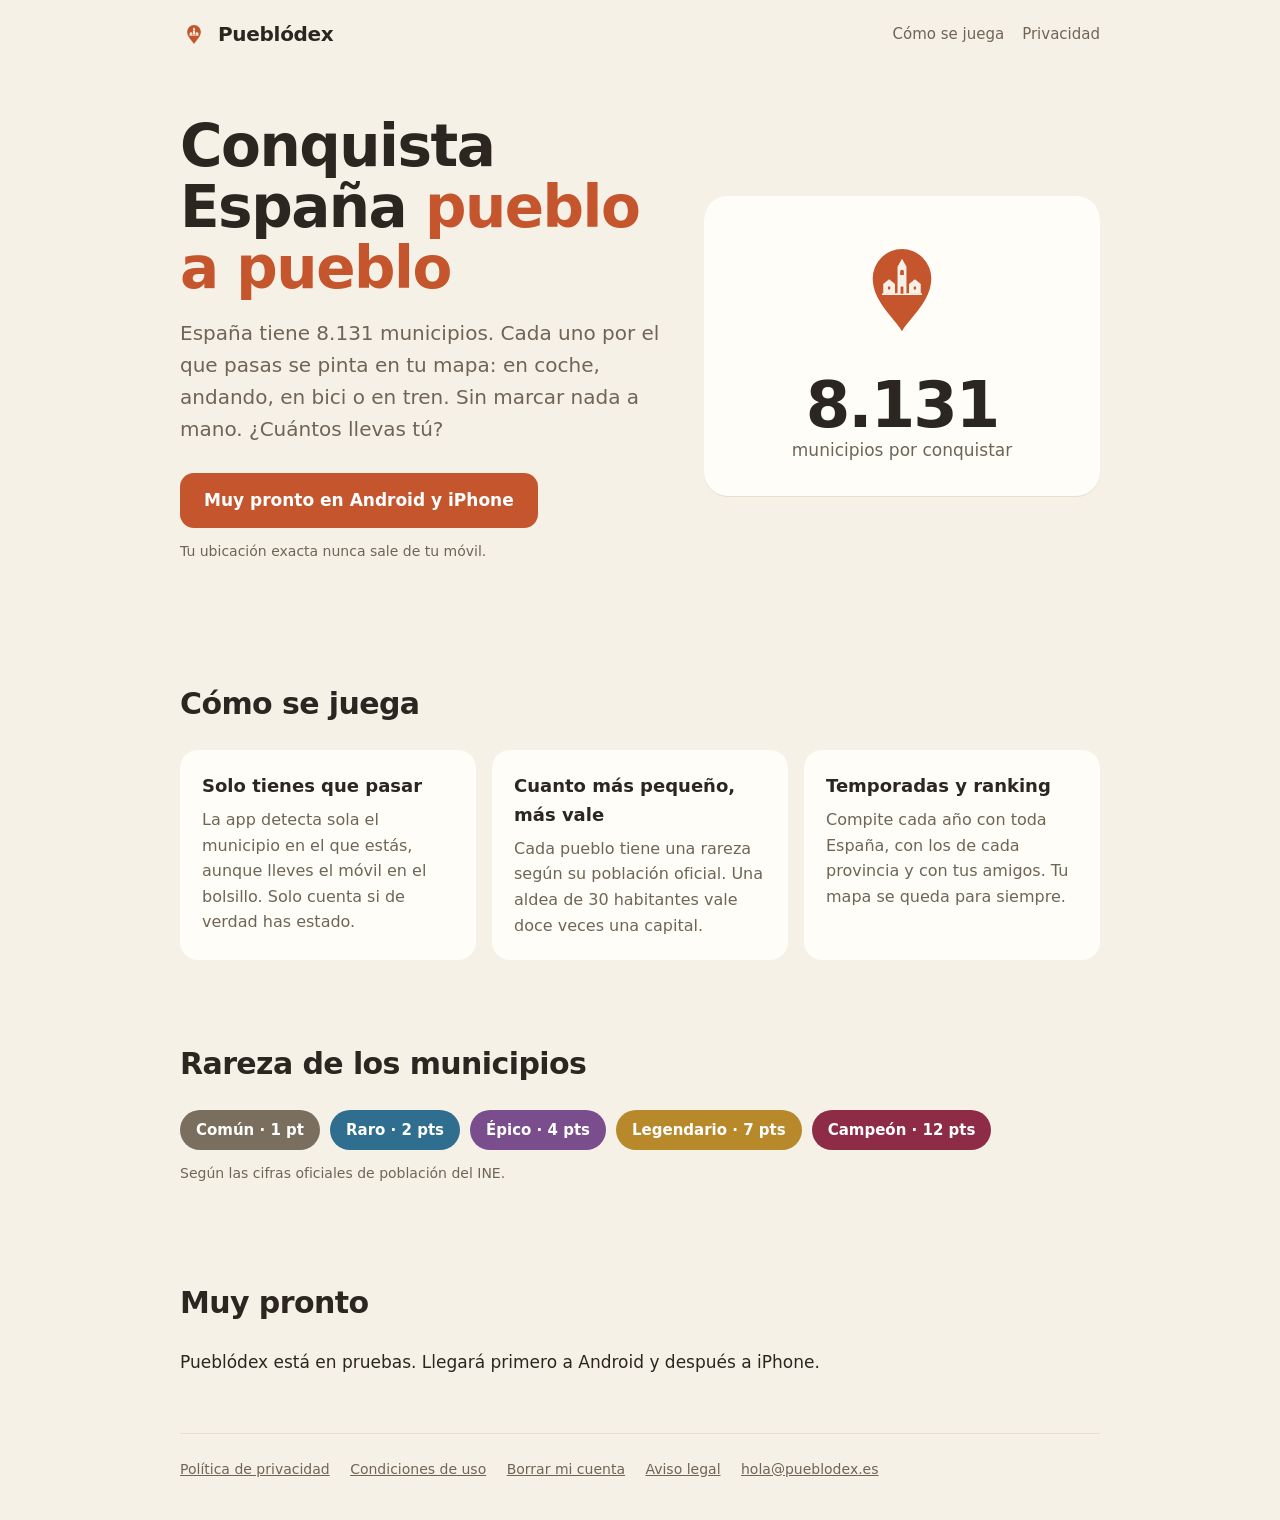
<file: index.html>
<!doctype html>
<html lang="es">
<head>
  <meta charset="utf-8">
  <meta name="viewport" content="width=device-width, initial-scale=1">
  <title>Pueblódex · Conquista los 8.131 municipios de España</title>
  <meta name="description" content="Pueblódex es el juego en el que conquistas los municipios de España solo con pasar por ellos. Rareza, insignias, temporadas y ranking con tus amigos.">
  <meta property="og:title" content="Pueblódex">
  <meta property="og:description" content="Conquista los 8.131 municipios de España solo con pasar por ellos. ¿Cuántos llevas tú?">
  <meta property="og:image" content="https://pueblodex.es/apple-touch-icon.png">
  <link rel="icon" href="favicon.png">
  <link rel="apple-touch-icon" href="apple-touch-icon.png">
  <link rel="stylesheet" href="estilos.css">
</head>
<body>
  <div class="envoltura">
    <header class="barra">
      <a class="marca" href="/"><img src="pin.svg" alt="">Pueblódex</a>
      <nav><a href="#como">Cómo se juega</a><a href="privacidad.html">Privacidad</a></nav>
    </header>

    <main>
      <div class="portada">
        <div>
          <h1>Conquista España <em>pueblo a pueblo</em></h1>
          <p class="entrada">España tiene 8.131 municipios. Cada uno por el que pasas se pinta en tu mapa: en coche, andando, en bici o en tren. Sin marcar nada a mano. ¿Cuántos llevas tú?</p>
          <a class="boton" href="#descargar">Muy pronto en Android y iPhone</a>
          <p class="nota">Tu ubicación exacta nunca sale de tu móvil.</p>
        </div>
        <div class="cifra">
          <img src="pin.svg" alt="Icono de Pueblódex">
          <div class="num">8.131</div>
          <div class="de">municipios por conquistar</div>
        </div>
      </div>

      <section id="como">
        <h2>Cómo se juega</h2>
        <div class="rejilla">
          <div class="caja"><h3>Solo tienes que pasar</h3><p>La app detecta sola el municipio en el que estás, aunque lleves el móvil en el bolsillo. Solo cuenta si de verdad has estado.</p></div>
          <div class="caja"><h3>Cuanto más pequeño, más vale</h3><p>Cada pueblo tiene una rareza según su población oficial. Una aldea de 30 habitantes vale doce veces una capital.</p></div>
          <div class="caja"><h3>Temporadas y ranking</h3><p>Compite cada año con toda España, con los de cada provincia y con tus amigos. Tu mapa se queda para siempre.</p></div>
        </div>
      </section>

      <section>
        <h2>Rareza de los municipios</h2>
        <div class="niveles">
          <span class="nivel" style="background:#7a6f5e">Común · 1 pt</span>
          <span class="nivel" style="background:#2f6e8e">Raro · 2 pts</span>
          <span class="nivel" style="background:#7a4e8c">Épico · 4 pts</span>
          <span class="nivel" style="background:#b8892b">Legendario · 7 pts</span>
          <span class="nivel" style="background:#8e2c48">Campeón · 12 pts</span>
        </div>
        <p class="nota">Según las cifras oficiales de población del INE.</p>
      </section>

      <section id="descargar">
        <h2>Muy pronto</h2>
        <p>Pueblódex está en pruebas. Llegará primero a Android y después a iPhone.</p>
      </section>
    </main>

    <footer>
      <a href="privacidad.html">Política de privacidad</a>
      <a href="condiciones.html">Condiciones de uso</a>
      <a href="borrar-cuenta.html">Borrar mi cuenta</a>
      <a href="aviso-legal.html">Aviso legal</a>
      <a href="mailto:hola@pueblodex.es">hola@pueblodex.es</a>
    </footer>
  </div>
</body>
</html>
</file>
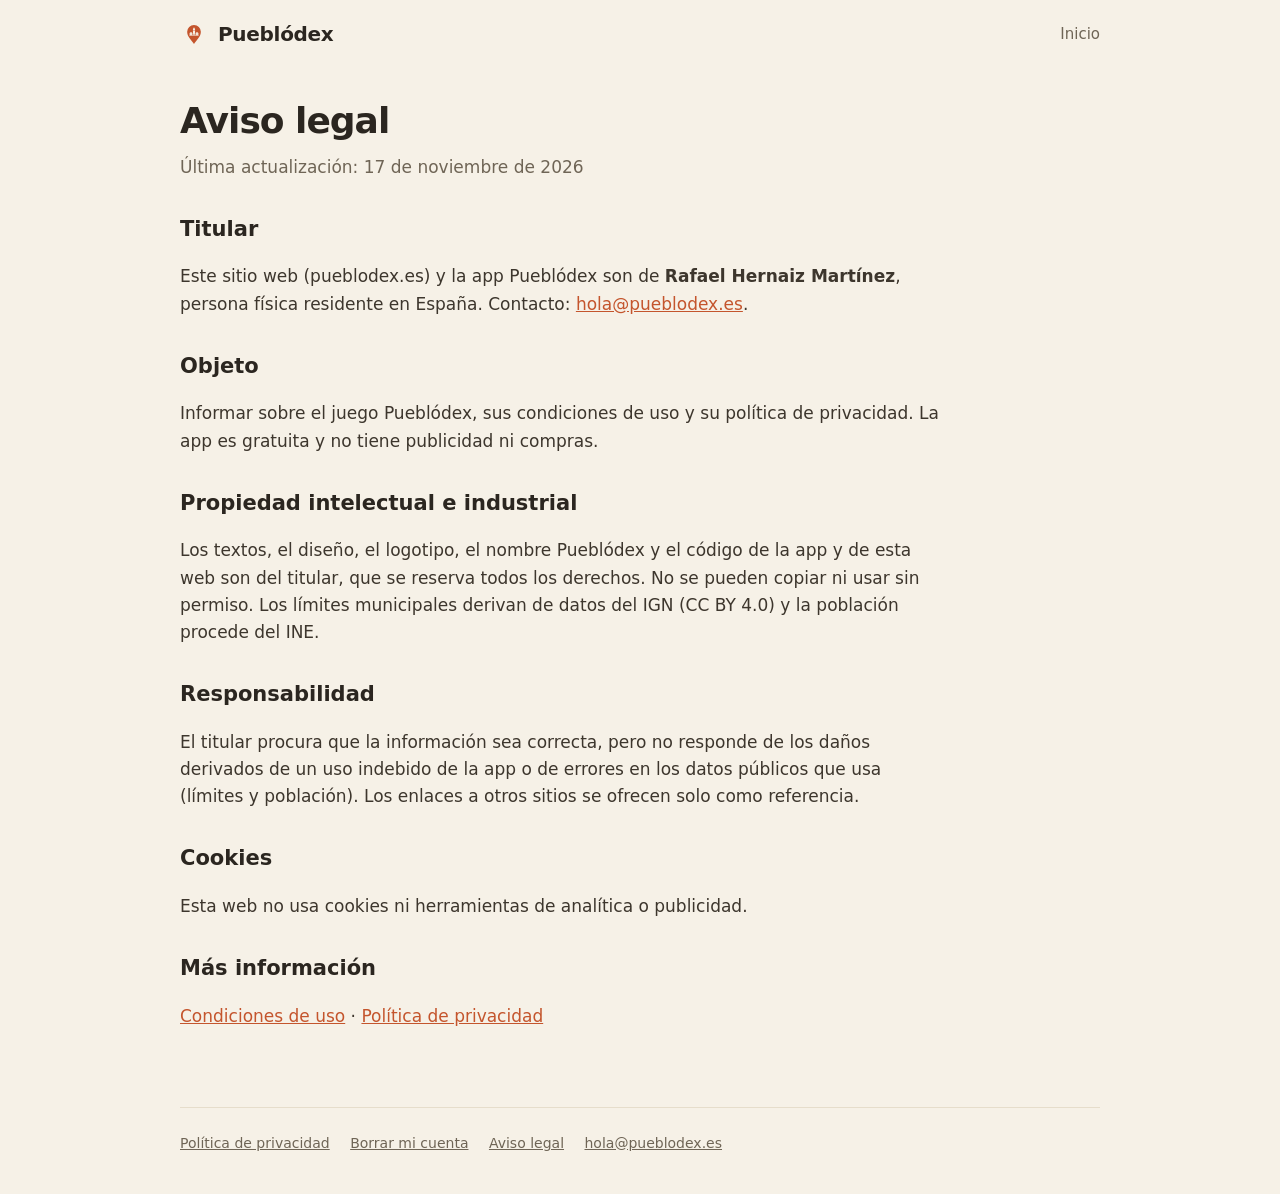
<file: aviso-legal.html>
<!doctype html>
<html lang="es">
<head>
  <meta charset="utf-8">
  <meta name="viewport" content="width=device-width, initial-scale=1">
  <title>Aviso legal · Pueblódex</title>
  <link rel="icon" href="favicon.png">
  <link rel="stylesheet" href="estilos.css">
</head>
<body>
  <div class="envoltura">
    <header class="barra">
      <a class="marca" href="/"><img src="pin.svg" alt="">Pueblódex</a>
      <nav><a href="/">Inicio</a></nav>
    </header>
    <main class="legal">
      <h1>Aviso legal</h1>
      <p class="fecha">Última actualización: 17 de noviembre de 2026</p>
      <h2>Titular</h2>
      <p>Este sitio web (pueblodex.es) y la app Pueblódex son de <strong>Rafael Hernaiz Martínez</strong>, persona física residente en España. Contacto: <a href="mailto:hola@pueblodex.es">hola@pueblodex.es</a>.</p>
      <h2>Objeto</h2>
      <p>Informar sobre el juego Pueblódex, sus condiciones de uso y su política de privacidad. La app es gratuita y no tiene publicidad ni compras.</p>
      <h2>Propiedad intelectual e industrial</h2>
      <p>Los textos, el diseño, el logotipo, el nombre Pueblódex y el código de la app y de esta web son del titular, que se reserva todos los derechos. No se pueden copiar ni usar sin permiso. Los límites municipales derivan de datos del IGN (CC BY 4.0) y la población procede del INE.</p>
      <h2>Responsabilidad</h2>
      <p>El titular procura que la información sea correcta, pero no responde de los daños derivados de un uso indebido de la app o de errores en los datos públicos que usa (límites y población). Los enlaces a otros sitios se ofrecen solo como referencia.</p>
      <h2>Cookies</h2>
      <p>Esta web no usa cookies ni herramientas de analítica o publicidad.</p>
      <h2>Más información</h2>
      <p><a href="condiciones.html">Condiciones de uso</a> · <a href="privacidad.html">Política de privacidad</a></p>
    </main>
    <footer>
      <a href="privacidad.html">Política de privacidad</a>
      <a href="borrar-cuenta.html">Borrar mi cuenta</a>
      <a href="aviso-legal.html">Aviso legal</a>
      <a href="mailto:hola@pueblodex.es">hola@pueblodex.es</a>
    </footer>
  </div>
</body>
</html>
</file>
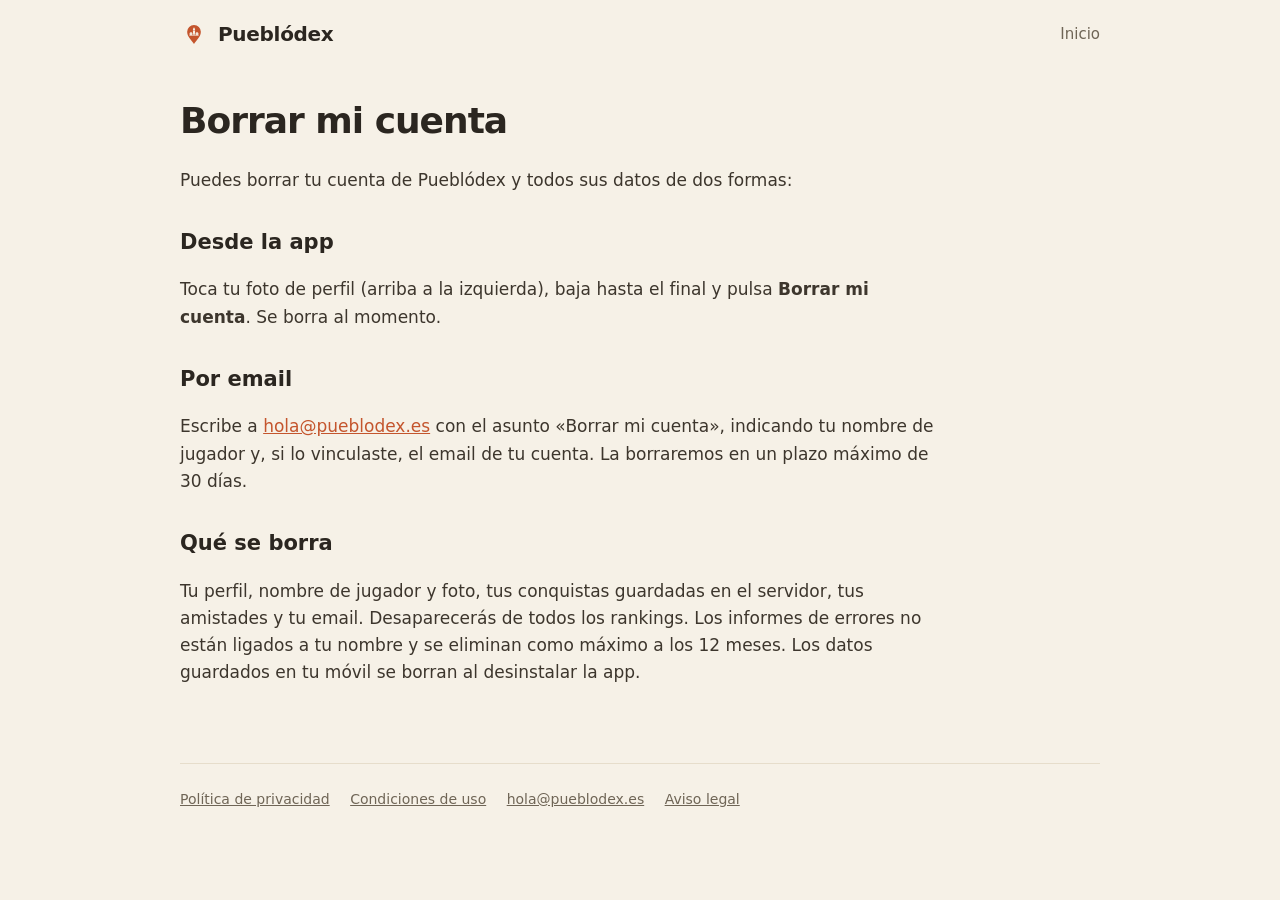
<file: borrar-cuenta.html>
<!doctype html>
<html lang="es">
<head>
  <meta charset="utf-8">
  <meta name="viewport" content="width=device-width, initial-scale=1">
  <title>Borrar mi cuenta · Pueblódex</title>
  <link rel="icon" href="favicon.png">
  <link rel="stylesheet" href="estilos.css">
</head>
<body>
  <div class="envoltura">
    <header class="barra">
      <a class="marca" href="/"><img src="pin.svg" alt="">Pueblódex</a>
      <nav><a href="/">Inicio</a></nav>
    </header>
    <main class="legal">
      <h1>Borrar mi cuenta</h1>
      <p>Puedes borrar tu cuenta de Pueblódex y todos sus datos de dos formas:</p>
      <h2>Desde la app</h2>
      <p>Toca tu foto de perfil (arriba a la izquierda), baja hasta el final y pulsa <strong>Borrar mi cuenta</strong>. Se borra al momento.</p>
      <h2>Por email</h2>
      <p>Escribe a <a href="mailto:hola@pueblodex.es?subject=Borrar%20mi%20cuenta">hola@pueblodex.es</a> con el asunto «Borrar mi cuenta», indicando tu nombre de jugador y, si lo vinculaste, el email de tu cuenta. La borraremos en un plazo máximo de 30 días.</p>
      <h2>Qué se borra</h2>
      <p>Tu perfil, nombre de jugador y foto, tus conquistas guardadas en el servidor, tus amistades y tu email. Desaparecerás de todos los rankings. Los informes de errores no están ligados a tu nombre y se eliminan como máximo a los 12 meses. Los datos guardados en tu móvil se borran al desinstalar la app.</p>
    </main>
    <footer>
      <a href="privacidad.html">Política de privacidad</a>
      <a href="condiciones.html">Condiciones de uso</a>
      <a href="mailto:hola@pueblodex.es">hola@pueblodex.es</a>
      <a href="aviso-legal.html">Aviso legal</a>
    </footer>
  </div>
</body>
</html>
</file>
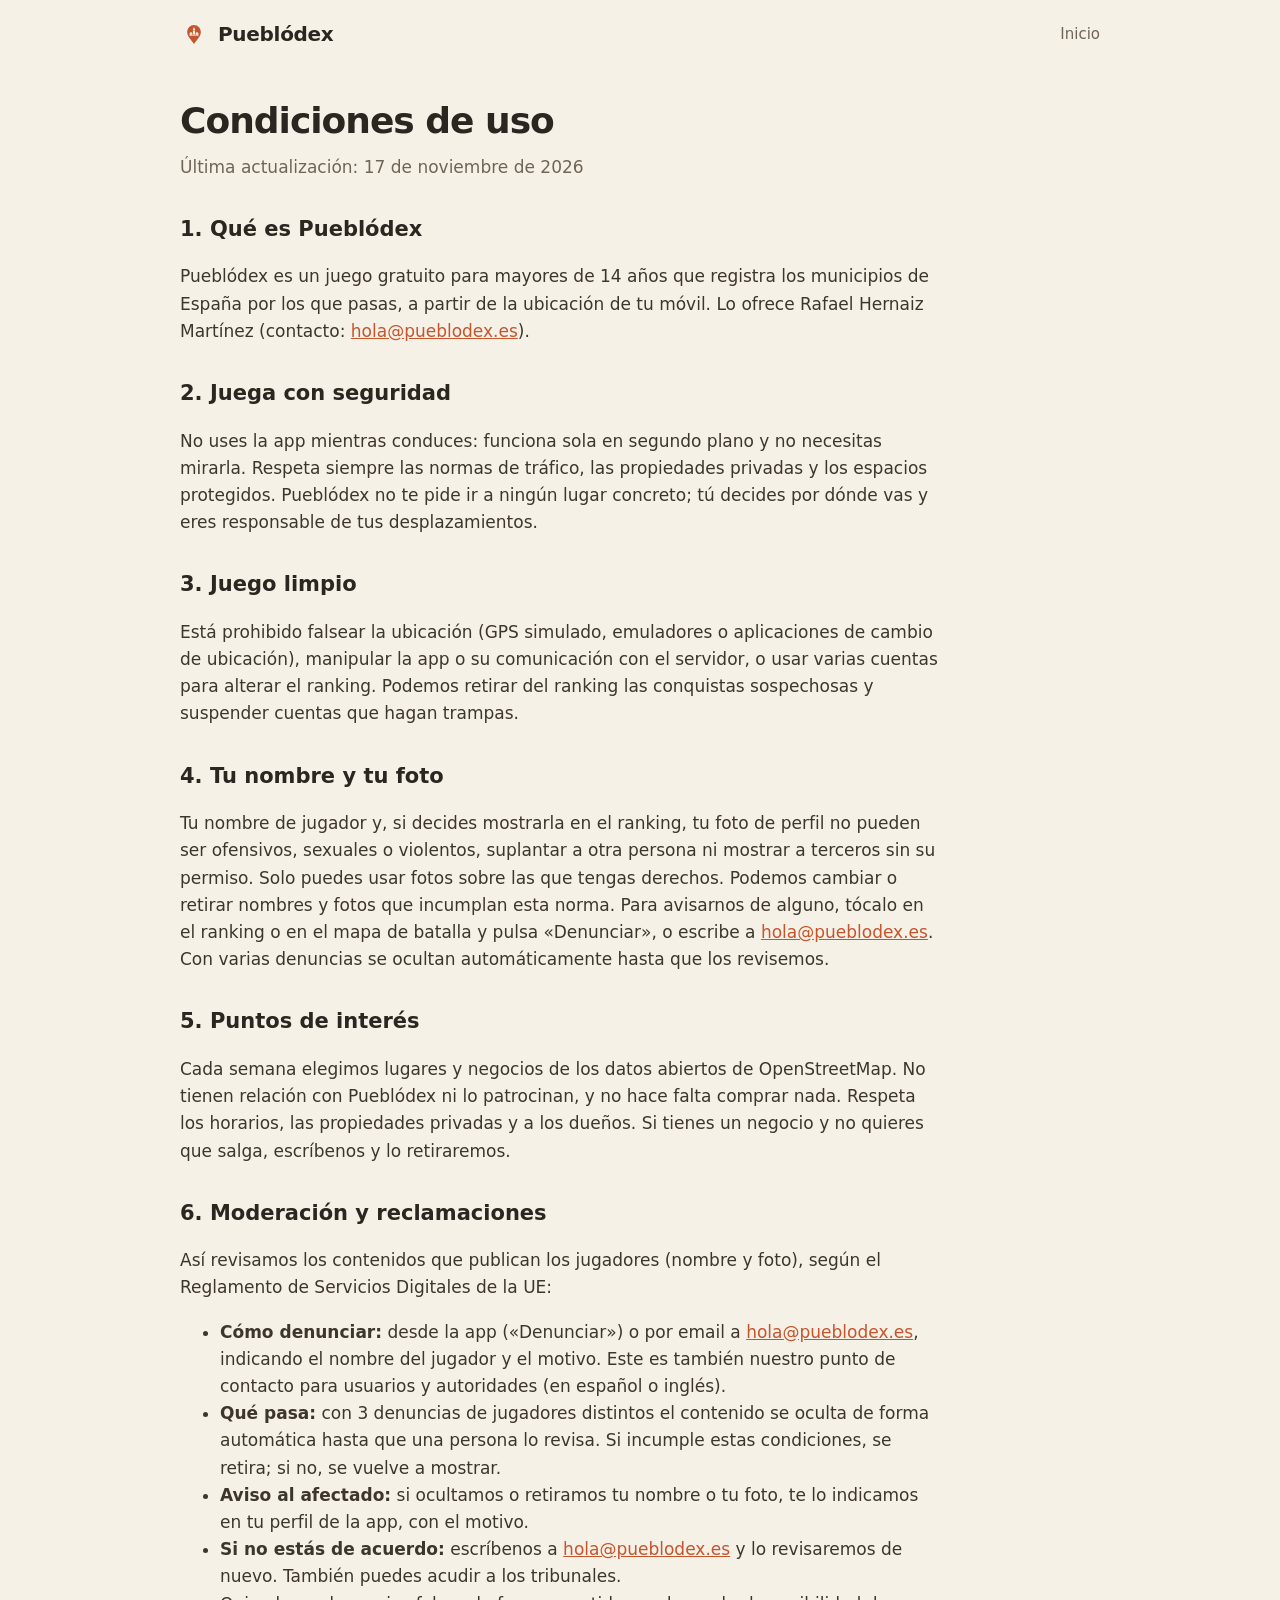
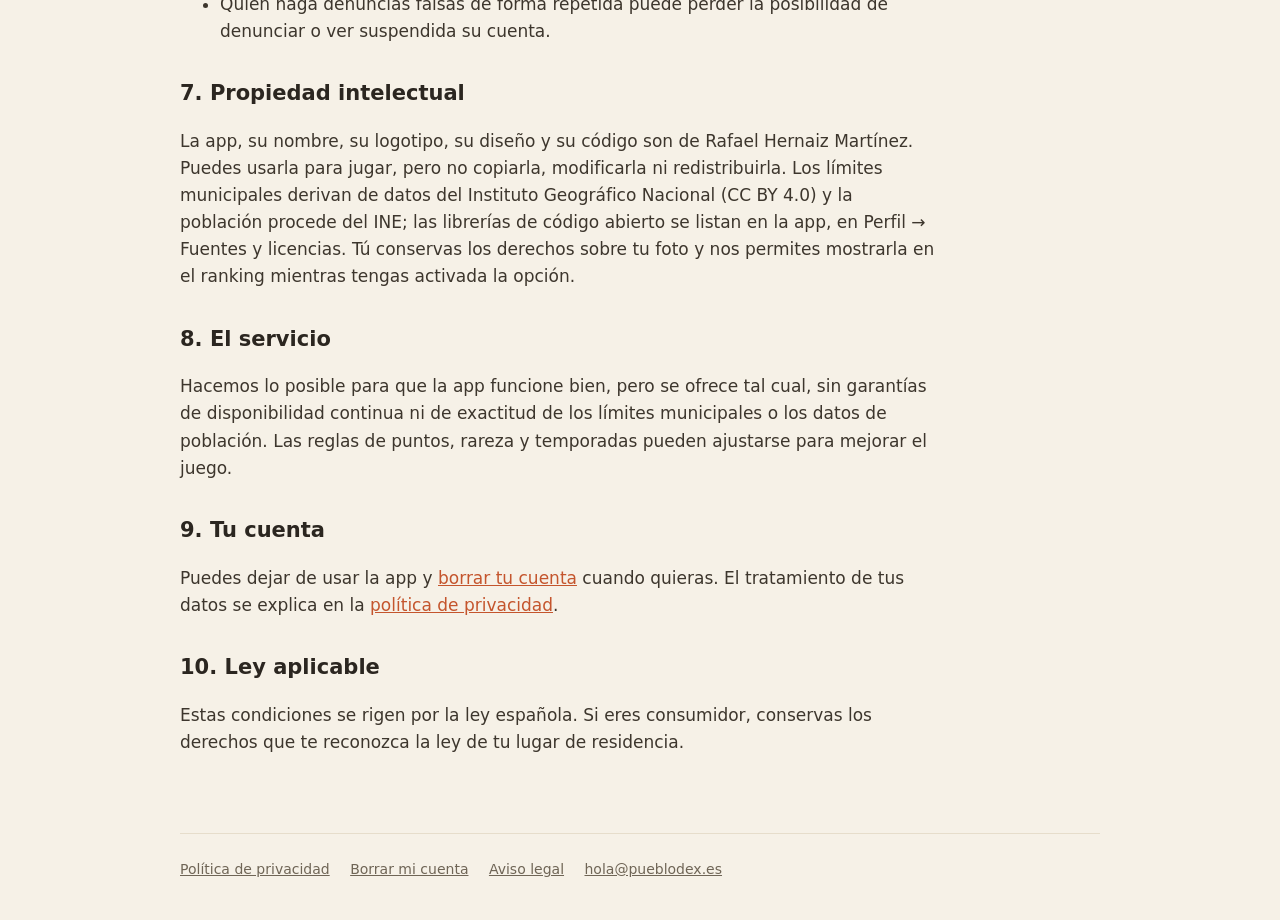
<file: condiciones.html>
<!doctype html>
<html lang="es">
<head>
  <meta charset="utf-8">
  <meta name="viewport" content="width=device-width, initial-scale=1">
  <title>Condiciones de uso · Pueblódex</title>
  <link rel="icon" href="favicon.png">
  <link rel="stylesheet" href="estilos.css">
</head>
<body>
  <div class="envoltura">
    <header class="barra">
      <a class="marca" href="/"><img src="pin.svg" alt="">Pueblódex</a>
      <nav><a href="/">Inicio</a></nav>
    </header>
    <main class="legal">
      <h1>Condiciones de uso</h1>
      <p class="fecha">Última actualización: 17 de noviembre de 2026</p>

      <h2>1. Qué es Pueblódex</h2>
      <p>Pueblódex es un juego gratuito para mayores de 14 años que registra los municipios de España por los que pasas, a partir de la ubicación de tu móvil. Lo ofrece Rafael Hernaiz Martínez (contacto: <a href="mailto:hola@pueblodex.es">hola@pueblodex.es</a>).</p>

      <h2>2. Juega con seguridad</h2>
      <p>No uses la app mientras conduces: funciona sola en segundo plano y no necesitas mirarla. Respeta siempre las normas de tráfico, las propiedades privadas y los espacios protegidos. Pueblódex no te pide ir a ningún lugar concreto; tú decides por dónde vas y eres responsable de tus desplazamientos.</p>

      <h2>3. Juego limpio</h2>
      <p>Está prohibido falsear la ubicación (GPS simulado, emuladores o aplicaciones de cambio de ubicación), manipular la app o su comunicación con el servidor, o usar varias cuentas para alterar el ranking. Podemos retirar del ranking las conquistas sospechosas y suspender cuentas que hagan trampas.</p>

      <h2>4. Tu nombre y tu foto</h2>
      <p>Tu nombre de jugador y, si decides mostrarla en el ranking, tu foto de perfil no pueden ser ofensivos, sexuales o violentos, suplantar a otra persona ni mostrar a terceros sin su permiso. Solo puedes usar fotos sobre las que tengas derechos. Podemos cambiar o retirar nombres y fotos que incumplan esta norma. Para avisarnos de alguno, tócalo en el ranking o en el mapa de batalla y pulsa «Denunciar», o escribe a <a href="mailto:hola@pueblodex.es">hola@pueblodex.es</a>. Con varias denuncias se ocultan automáticamente hasta que los revisemos.</p>

      <h2>5. Puntos de interés</h2>
      <p>Cada semana elegimos lugares y negocios de los datos abiertos de OpenStreetMap. No tienen relación con Pueblódex ni lo patrocinan, y no hace falta comprar nada. Respeta los horarios, las propiedades privadas y a los dueños. Si tienes un negocio y no quieres que salga, escríbenos y lo retiraremos.</p>

      <h2>6. Moderación y reclamaciones</h2>
      <p>Así revisamos los contenidos que publican los jugadores (nombre y foto), según el Reglamento de Servicios Digitales de la UE:</p>
      <ul>
        <li><strong>Cómo denunciar:</strong> desde la app («Denunciar») o por email a <a href="mailto:hola@pueblodex.es">hola@pueblodex.es</a>, indicando el nombre del jugador y el motivo. Este es también nuestro punto de contacto para usuarios y autoridades (en español o inglés).</li>
        <li><strong>Qué pasa:</strong> con 3 denuncias de jugadores distintos el contenido se oculta de forma automática hasta que una persona lo revisa. Si incumple estas condiciones, se retira; si no, se vuelve a mostrar.</li>
        <li><strong>Aviso al afectado:</strong> si ocultamos o retiramos tu nombre o tu foto, te lo indicamos en tu perfil de la app, con el motivo.</li>
        <li><strong>Si no estás de acuerdo:</strong> escríbenos a <a href="mailto:hola@pueblodex.es">hola@pueblodex.es</a> y lo revisaremos de nuevo. También puedes acudir a los tribunales.</li>
        <li>Quien haga denuncias falsas de forma repetida puede perder la posibilidad de denunciar o ver suspendida su cuenta.</li>
      </ul>

      <h2>7. Propiedad intelectual</h2>
      <p>La app, su nombre, su logotipo, su diseño y su código son de Rafael Hernaiz Martínez. Puedes usarla para jugar, pero no copiarla, modificarla ni redistribuirla. Los límites municipales derivan de datos del Instituto Geográfico Nacional (CC BY 4.0) y la población procede del INE; las librerías de código abierto se listan en la app, en Perfil → Fuentes y licencias. Tú conservas los derechos sobre tu foto y nos permites mostrarla en el ranking mientras tengas activada la opción.</p>

      <h2>8. El servicio</h2>
      <p>Hacemos lo posible para que la app funcione bien, pero se ofrece tal cual, sin garantías de disponibilidad continua ni de exactitud de los límites municipales o los datos de población. Las reglas de puntos, rareza y temporadas pueden ajustarse para mejorar el juego.</p>

      <h2>9. Tu cuenta</h2>
      <p>Puedes dejar de usar la app y <a href="borrar-cuenta.html">borrar tu cuenta</a> cuando quieras. El tratamiento de tus datos se explica en la <a href="privacidad.html">política de privacidad</a>.</p>

      <h2>10. Ley aplicable</h2>
      <p>Estas condiciones se rigen por la ley española. Si eres consumidor, conservas los derechos que te reconozca la ley de tu lugar de residencia.</p>
    </main>
    <footer>
      <a href="privacidad.html">Política de privacidad</a>
      <a href="borrar-cuenta.html">Borrar mi cuenta</a>
      <a href="aviso-legal.html">Aviso legal</a>
      <a href="mailto:hola@pueblodex.es">hola@pueblodex.es</a>
    </footer>
  </div>
</body>
</html>
</file>
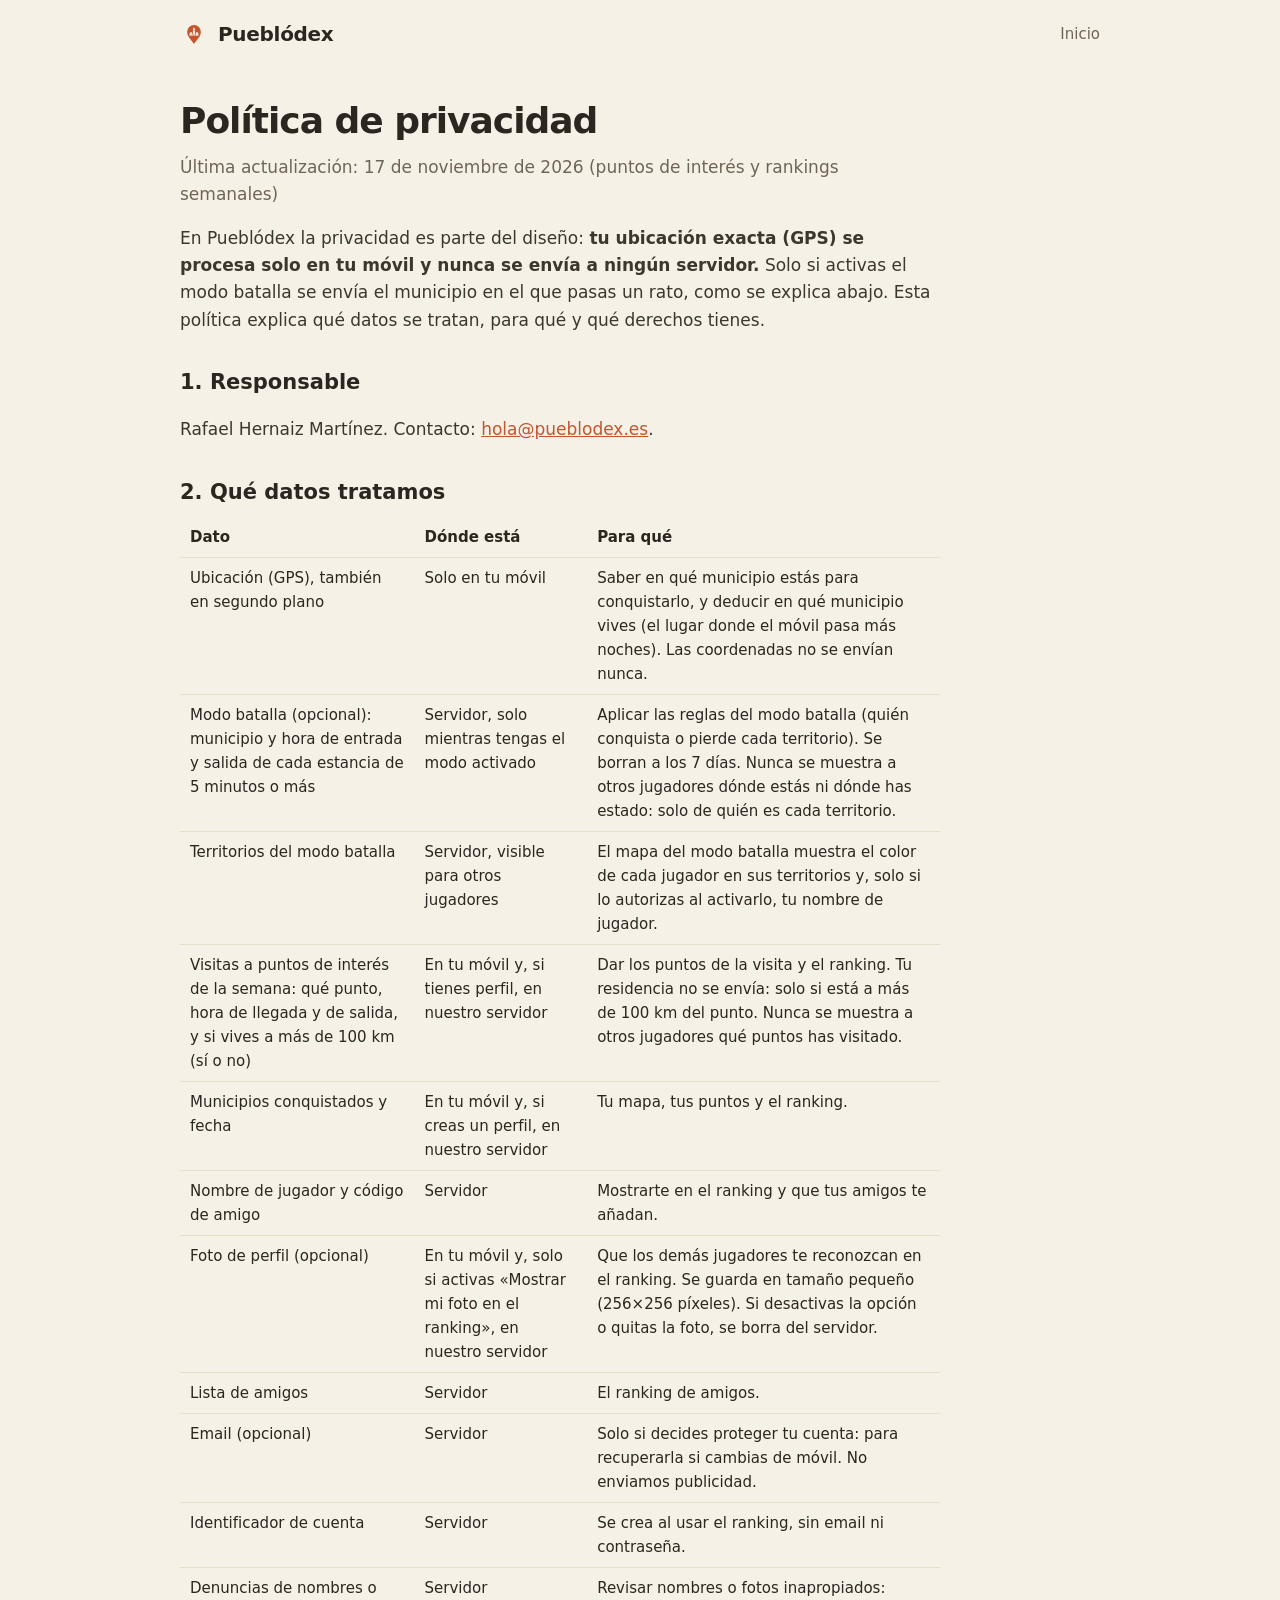
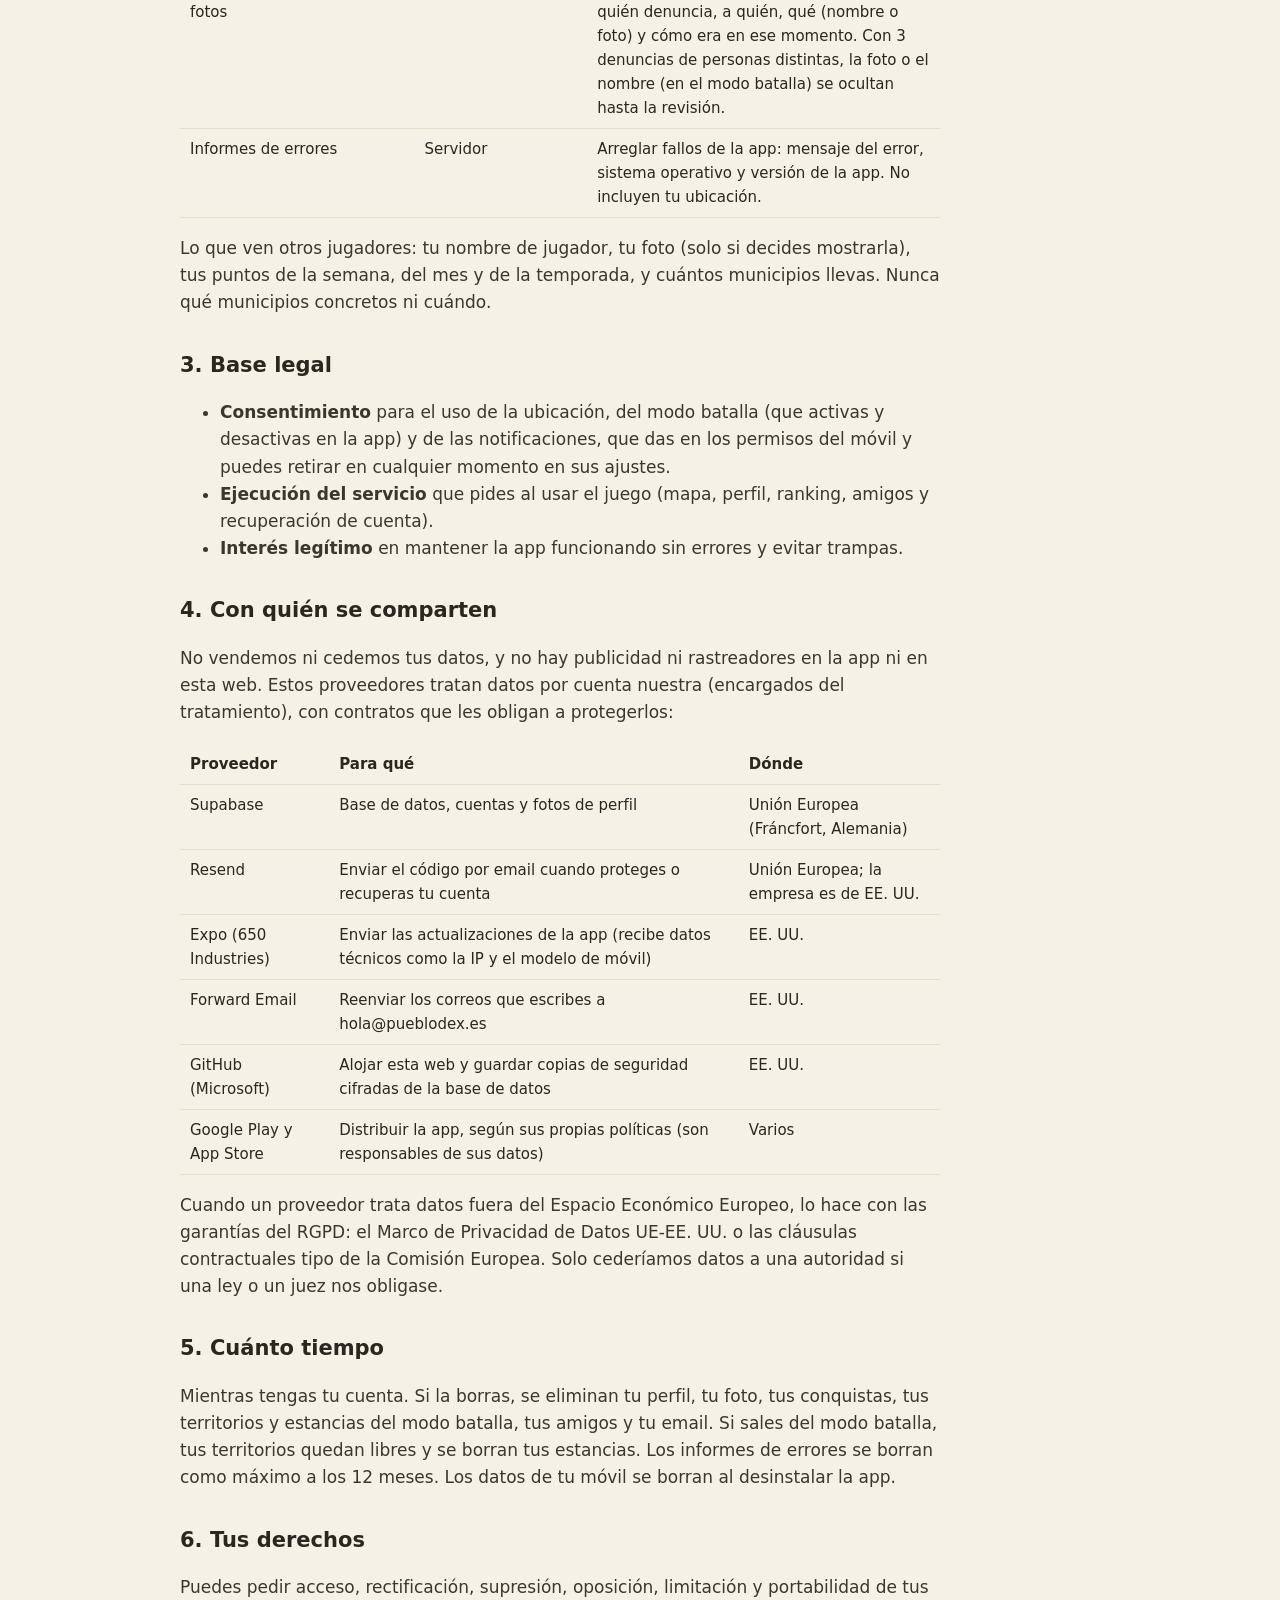
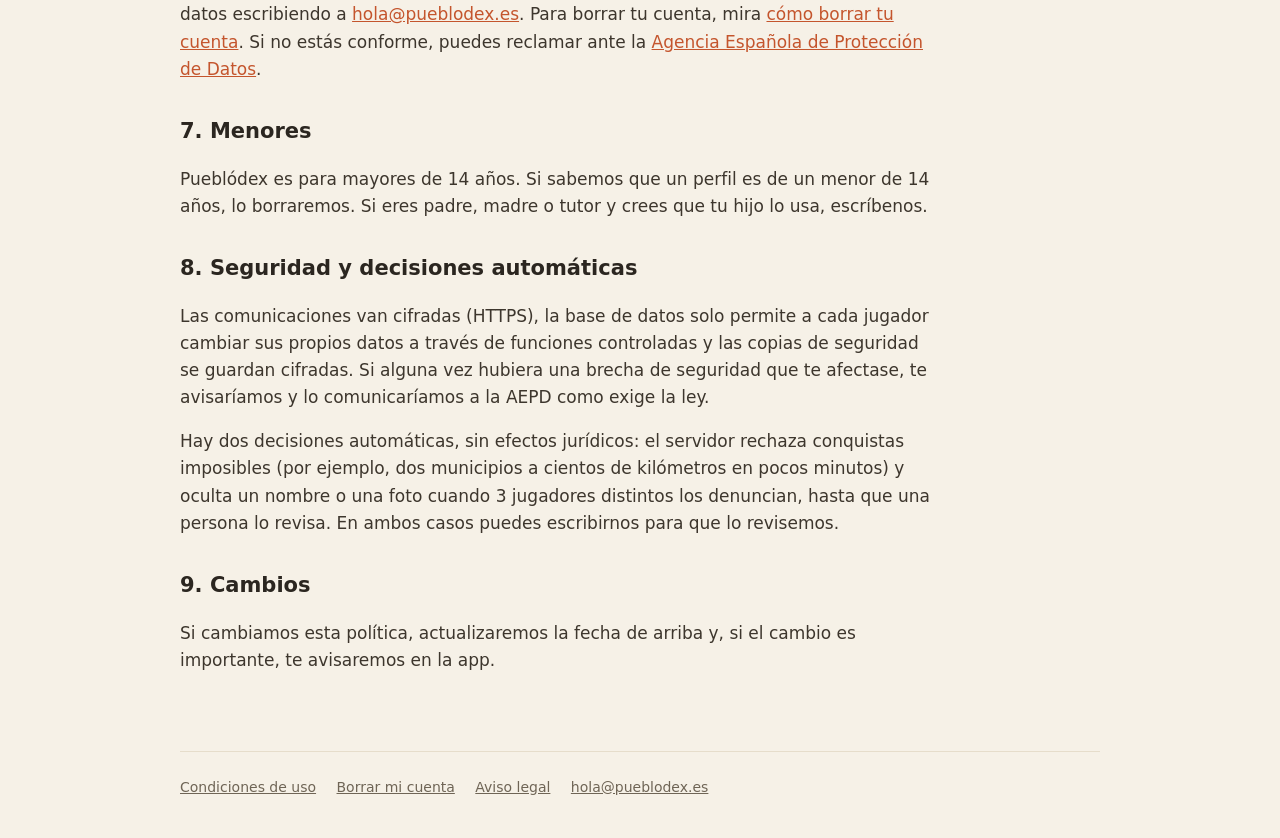
<file: privacidad.html>
<!doctype html>
<html lang="es">
<head>
  <meta charset="utf-8">
  <meta name="viewport" content="width=device-width, initial-scale=1">
  <title>Política de privacidad · Pueblódex</title>
  <link rel="icon" href="favicon.png">
  <link rel="stylesheet" href="estilos.css">
</head>
<body>
  <div class="envoltura">
    <header class="barra">
      <a class="marca" href="/"><img src="pin.svg" alt="">Pueblódex</a>
      <nav><a href="/">Inicio</a></nav>
    </header>
    <main class="legal">
      <h1>Política de privacidad</h1>
      <p class="fecha">Última actualización: 17 de noviembre de 2026 (puntos de interés y rankings semanales)</p>

      <p>En Pueblódex la privacidad es parte del diseño: <strong>tu ubicación exacta (GPS) se procesa solo en tu móvil y nunca se envía a ningún servidor.</strong> Solo si activas el modo batalla se envía el municipio en el que pasas un rato, como se explica abajo. Esta política explica qué datos se tratan, para qué y qué derechos tienes.</p>

      <h2>1. Responsable</h2>
      <p>Rafael Hernaiz Martínez. Contacto: <a href="mailto:hola@pueblodex.es">hola@pueblodex.es</a>.</p>

      <h2>2. Qué datos tratamos</h2>
      <table>
        <tr><th>Dato</th><th>Dónde está</th><th>Para qué</th></tr>
        <tr><td>Ubicación (GPS), también en segundo plano</td><td>Solo en tu móvil</td><td>Saber en qué municipio estás para conquistarlo, y deducir en qué municipio vives (el lugar donde el móvil pasa más noches). Las coordenadas no se envían nunca.</td></tr>
        <tr><td>Modo batalla (opcional): municipio y hora de entrada y salida de cada estancia de 5 minutos o más</td><td>Servidor, solo mientras tengas el modo activado</td><td>Aplicar las reglas del modo batalla (quién conquista o pierde cada territorio). Se borran a los 7 días. Nunca se muestra a otros jugadores dónde estás ni dónde has estado: solo de quién es cada territorio.</td></tr>
        <tr><td>Territorios del modo batalla</td><td>Servidor, visible para otros jugadores</td><td>El mapa del modo batalla muestra el color de cada jugador en sus territorios y, solo si lo autorizas al activarlo, tu nombre de jugador.</td></tr>
        <tr><td>Visitas a puntos de interés de la semana: qué punto, hora de llegada y de salida, y si vives a más de 100 km (sí o no)</td><td>En tu móvil y, si tienes perfil, en nuestro servidor</td><td>Dar los puntos de la visita y el ranking. Tu residencia no se envía: solo si está a más de 100 km del punto. Nunca se muestra a otros jugadores qué puntos has visitado.</td></tr>
        <tr><td>Municipios conquistados y fecha</td><td>En tu móvil y, si creas un perfil, en nuestro servidor</td><td>Tu mapa, tus puntos y el ranking.</td></tr>
        <tr><td>Nombre de jugador y código de amigo</td><td>Servidor</td><td>Mostrarte en el ranking y que tus amigos te añadan.</td></tr>
        <tr><td>Foto de perfil (opcional)</td><td>En tu móvil y, solo si activas «Mostrar mi foto en el ranking», en nuestro servidor</td><td>Que los demás jugadores te reconozcan en el ranking. Se guarda en tamaño pequeño (256×256 píxeles). Si desactivas la opción o quitas la foto, se borra del servidor.</td></tr>
        <tr><td>Lista de amigos</td><td>Servidor</td><td>El ranking de amigos.</td></tr>
        <tr><td>Email (opcional)</td><td>Servidor</td><td>Solo si decides proteger tu cuenta: para recuperarla si cambias de móvil. No enviamos publicidad.</td></tr>
        <tr><td>Identificador de cuenta</td><td>Servidor</td><td>Se crea al usar el ranking, sin email ni contraseña.</td></tr>
        <tr><td>Denuncias de nombres o fotos</td><td>Servidor</td><td>Revisar nombres o fotos inapropiados: quién denuncia, a quién, qué (nombre o foto) y cómo era en ese momento. Con 3 denuncias de personas distintas, la foto o el nombre (en el modo batalla) se ocultan hasta la revisión.</td></tr>
        <tr><td>Informes de errores</td><td>Servidor</td><td>Arreglar fallos de la app: mensaje del error, sistema operativo y versión de la app. No incluyen tu ubicación.</td></tr>
      </table>
      <p>Lo que ven otros jugadores: tu nombre de jugador, tu foto (solo si decides mostrarla), tus puntos de la semana, del mes y de la temporada, y cuántos municipios llevas. Nunca qué municipios concretos ni cuándo.</p>

      <h2>3. Base legal</h2>
      <ul>
        <li><strong>Consentimiento</strong> para el uso de la ubicación, del modo batalla (que activas y desactivas en la app) y de las notificaciones, que das en los permisos del móvil y puedes retirar en cualquier momento en sus ajustes.</li>
        <li><strong>Ejecución del servicio</strong> que pides al usar el juego (mapa, perfil, ranking, amigos y recuperación de cuenta).</li>
        <li><strong>Interés legítimo</strong> en mantener la app funcionando sin errores y evitar trampas.</li>
      </ul>

      <h2>4. Con quién se comparten</h2>
      <p>No vendemos ni cedemos tus datos, y no hay publicidad ni rastreadores en la app ni en esta web. Estos proveedores tratan datos por cuenta nuestra (encargados del tratamiento), con contratos que les obligan a protegerlos:</p>
      <table>
        <tr><th>Proveedor</th><th>Para qué</th><th>Dónde</th></tr>
        <tr><td>Supabase</td><td>Base de datos, cuentas y fotos de perfil</td><td>Unión Europea (Fráncfort, Alemania)</td></tr>
        <tr><td>Resend</td><td>Enviar el código por email cuando proteges o recuperas tu cuenta</td><td>Unión Europea; la empresa es de EE. UU.</td></tr>
        <tr><td>Expo (650 Industries)</td><td>Enviar las actualizaciones de la app (recibe datos técnicos como la IP y el modelo de móvil)</td><td>EE. UU.</td></tr>
        <tr><td>Forward Email</td><td>Reenviar los correos que escribes a hola@pueblodex.es</td><td>EE. UU.</td></tr>
        <tr><td>GitHub (Microsoft)</td><td>Alojar esta web y guardar copias de seguridad cifradas de la base de datos</td><td>EE. UU.</td></tr>
        <tr><td>Google Play y App Store</td><td>Distribuir la app, según sus propias políticas (son responsables de sus datos)</td><td>Varios</td></tr>
      </table>
      <p>Cuando un proveedor trata datos fuera del Espacio Económico Europeo, lo hace con las garantías del RGPD: el Marco de Privacidad de Datos UE-EE. UU. o las cláusulas contractuales tipo de la Comisión Europea. Solo cederíamos datos a una autoridad si una ley o un juez nos obligase.</p>

      <h2>5. Cuánto tiempo</h2>
      <p>Mientras tengas tu cuenta. Si la borras, se eliminan tu perfil, tu foto, tus conquistas, tus territorios y estancias del modo batalla, tus amigos y tu email. Si sales del modo batalla, tus territorios quedan libres y se borran tus estancias. Los informes de errores se borran como máximo a los 12 meses. Los datos de tu móvil se borran al desinstalar la app.</p>

      <h2>6. Tus derechos</h2>
      <p>Puedes pedir acceso, rectificación, supresión, oposición, limitación y portabilidad de tus datos escribiendo a <a href="mailto:hola@pueblodex.es">hola@pueblodex.es</a>. Para borrar tu cuenta, mira <a href="borrar-cuenta.html">cómo borrar tu cuenta</a>. Si no estás conforme, puedes reclamar ante la <a href="https://www.aepd.es">Agencia Española de Protección de Datos</a>.</p>

      <h2>7. Menores</h2>
      <p>Pueblódex es para mayores de 14 años. Si sabemos que un perfil es de un menor de 14 años, lo borraremos. Si eres padre, madre o tutor y crees que tu hijo lo usa, escríbenos.</p>

      <h2>8. Seguridad y decisiones automáticas</h2>
      <p>Las comunicaciones van cifradas (HTTPS), la base de datos solo permite a cada jugador cambiar sus propios datos a través de funciones controladas y las copias de seguridad se guardan cifradas. Si alguna vez hubiera una brecha de seguridad que te afectase, te avisaríamos y lo comunicaríamos a la AEPD como exige la ley.</p>
      <p>Hay dos decisiones automáticas, sin efectos jurídicos: el servidor rechaza conquistas imposibles (por ejemplo, dos municipios a cientos de kilómetros en pocos minutos) y oculta un nombre o una foto cuando 3 jugadores distintos los denuncian, hasta que una persona lo revisa. En ambos casos puedes escribirnos para que lo revisemos.</p>

      <h2>9. Cambios</h2>
      <p>Si cambiamos esta política, actualizaremos la fecha de arriba y, si el cambio es importante, te avisaremos en la app.</p>
    </main>
    <footer>
      <a href="condiciones.html">Condiciones de uso</a>
      <a href="borrar-cuenta.html">Borrar mi cuenta</a>
      <a href="aviso-legal.html">Aviso legal</a>
      <a href="mailto:hola@pueblodex.es">hola@pueblodex.es</a>
    </footer>
  </div>
</body>
</html>
</file>
<file: estilos.css>
:root {
  --fondo: #f6f1e7;
  --tarjeta: #fffdf8;
  --tierra: #e6ddcb;
  --borde: #b5a88f;
  --terracota: #c4552d;
  --texto: #2b2620;
  --suave: #6f6556;
  --oro: #b8892b;
}
* { box-sizing: border-box; }
html { -webkit-text-size-adjust: 100%; }
body {
  margin: 0;
  background: var(--fondo);
  color: var(--texto);
  font: 17px/1.6 system-ui, -apple-system, "Segoe UI", Roboto, sans-serif;
}
a { color: var(--terracota); }
.envoltura { max-width: 960px; margin: 0 auto; padding: 0 20px; }
header.barra { display: flex; align-items: center; justify-content: space-between; padding: 18px 0; }
.marca { display: flex; align-items: center; gap: 10px; font-weight: 800; font-size: 20px; color: var(--texto); text-decoration: none; letter-spacing: -0.3px; }
.marca img { width: 28px; height: 28px; }
nav a { color: var(--suave); text-decoration: none; margin-left: 18px; font-size: 15px; }
nav a:hover { color: var(--terracota); }

.portada { display: grid; grid-template-columns: 1.1fr 0.9fr; gap: 40px; align-items: center; padding: 48px 0 64px; }
.portada h1 { font-size: clamp(36px, 6vw, 58px); line-height: 1.05; letter-spacing: -1.5px; margin: 0 0 18px; }
.portada h1 em { font-style: normal; color: var(--terracota); }
.portada p.entrada { font-size: 20px; color: var(--suave); margin: 0 0 28px; max-width: 30em; }
.boton { display: inline-block; background: var(--terracota); color: white; text-decoration: none; font-weight: 700; padding: 14px 24px; border-radius: 14px; }
.nota { font-size: 14px; color: var(--suave); margin-top: 12px; }
.cifra { background: var(--tarjeta); border-radius: 24px; padding: 32px; text-align: center; box-shadow: 0 1px 0 var(--tierra); }
.cifra img { width: 120px; }
.cifra .num { font-size: 64px; font-weight: 900; letter-spacing: -2px; line-height: 1; margin-top: 16px; }
.cifra .de { color: var(--suave); }

section { padding: 40px 0; }
section h2 { font-size: 30px; letter-spacing: -0.6px; margin: 0 0 22px; }
.rejilla { display: grid; grid-template-columns: repeat(3, 1fr); gap: 16px; }
.caja { background: var(--tarjeta); border-radius: 18px; padding: 22px; }
.caja h3 { margin: 0 0 6px; font-size: 18px; }
.caja p { margin: 0; color: var(--suave); font-size: 16px; }

.niveles { display: flex; flex-wrap: wrap; gap: 10px; }
.nivel { border-radius: 999px; padding: 8px 16px; color: white; font-weight: 700; font-size: 15px; }

.legal { max-width: 760px; padding-bottom: 60px; }
.legal h1 { font-size: 36px; letter-spacing: -1px; margin: 24px 0 4px; }
.legal h2 { font-size: 21px; margin: 32px 0 8px; }
.legal p, .legal li { color: #3d362d; }
.legal .fecha { color: var(--suave); margin-top: 0; }
.legal table { border-collapse: collapse; width: 100%; font-size: 15px; }
.legal th, .legal td { text-align: left; padding: 8px 10px; border-bottom: 1px solid var(--tierra); vertical-align: top; }

footer { border-top: 1px solid var(--tierra); padding: 24px 0 40px; color: var(--suave); font-size: 14px; }
footer a { color: var(--suave); margin-right: 16px; }

@media (max-width: 760px) {
  .portada { grid-template-columns: 1fr; padding-top: 24px; }
  .rejilla { grid-template-columns: 1fr; }
  nav a { margin-left: 12px; }
}
</file>
